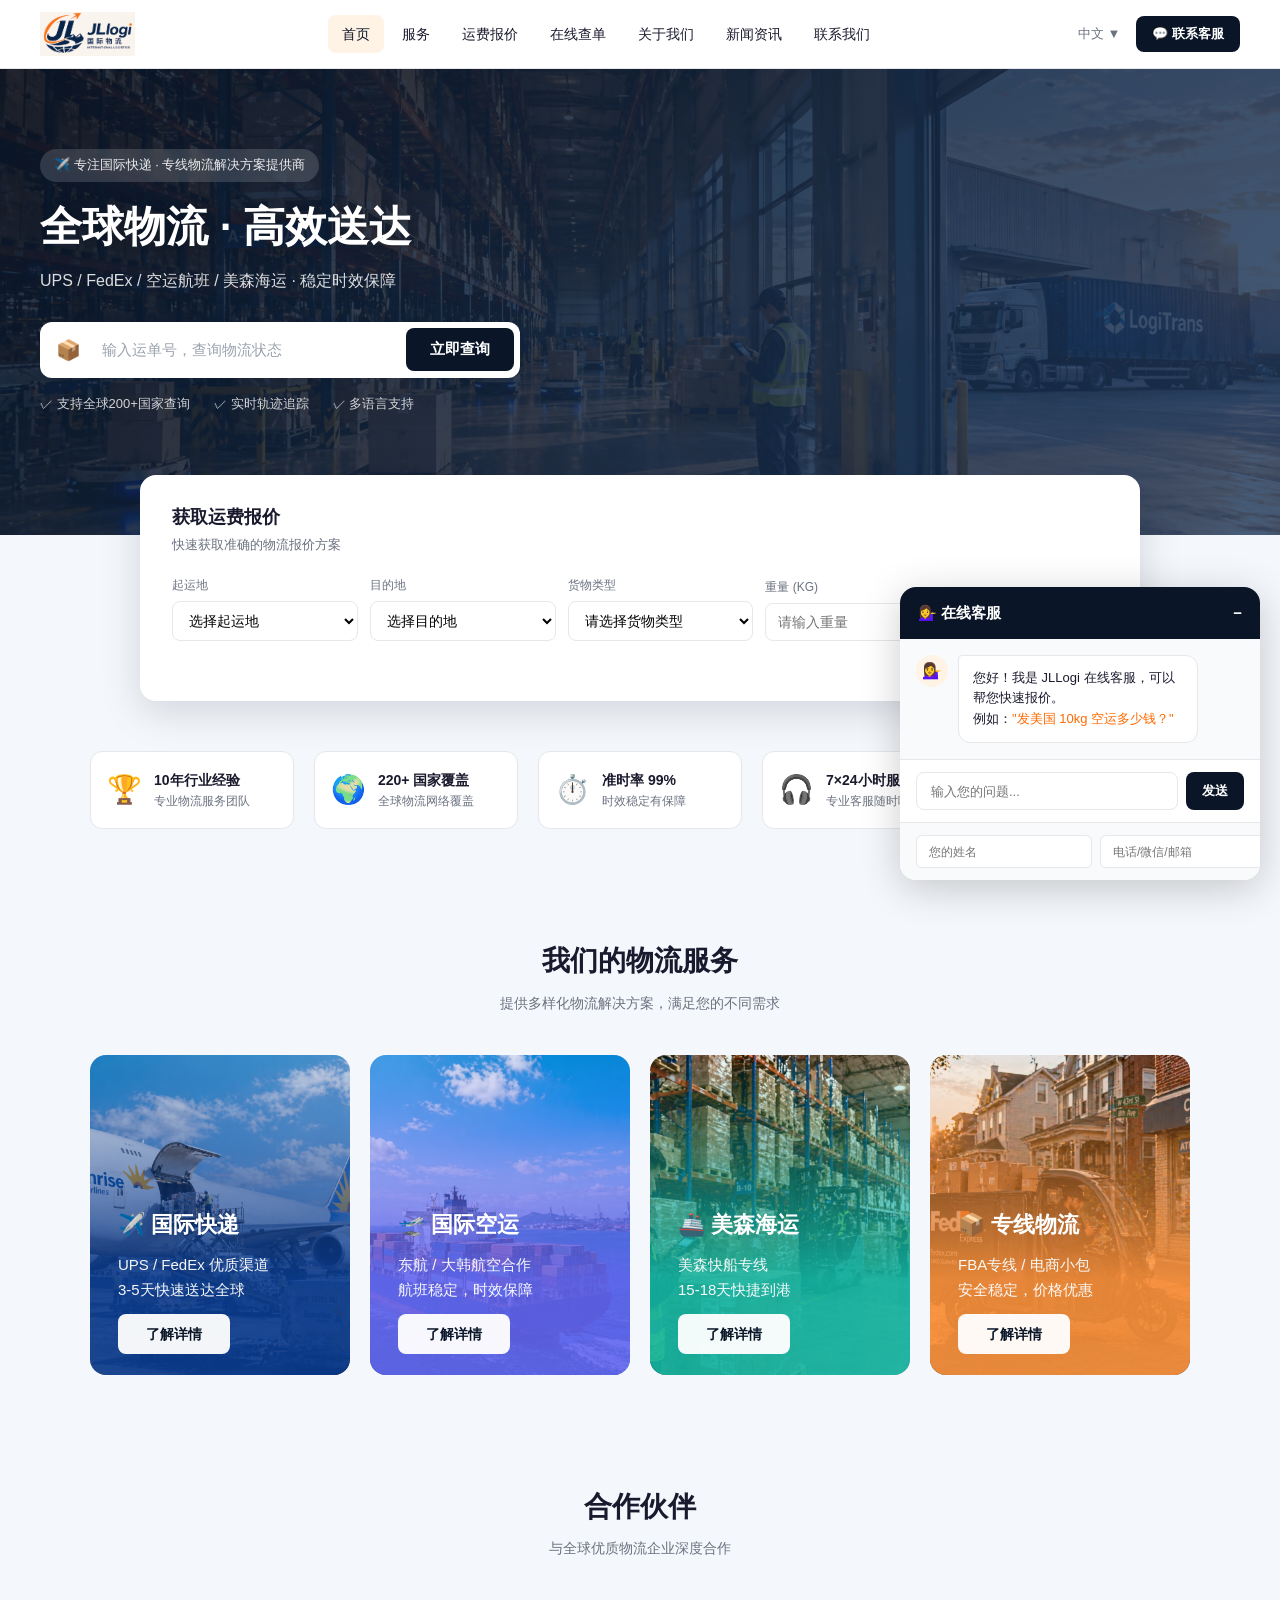
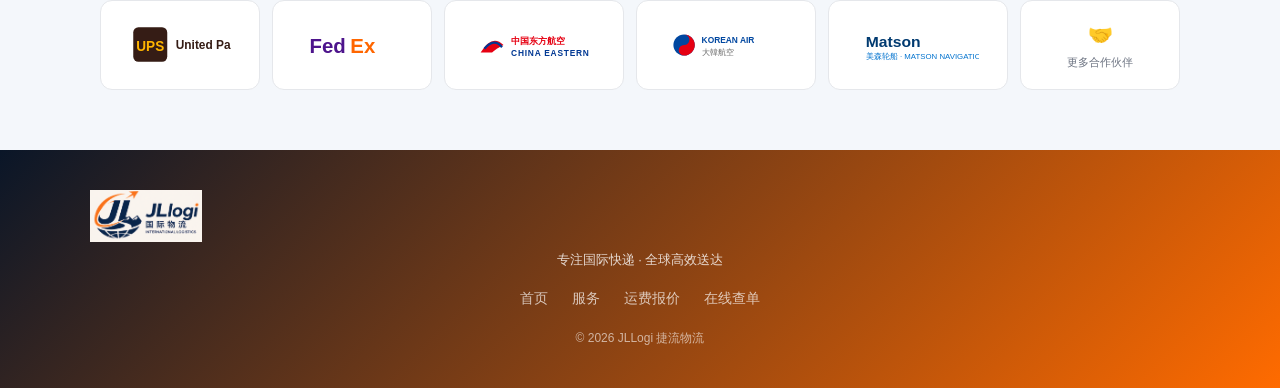
<file: index.html>
<!DOCTYPE html>
<html lang="zh-CN">
<head>
<meta charset="UTF-8">
<meta name="viewport" content="width=device-width, initial-scale=1.0">
<title>JLLogi 捷流物流 | 国际快递·空运·海运专线 | 全球高效送达</title>
<meta name="description" content="JLLogi捷流物流专注国际快递18年，UPS/FedEx/东航/大韩/美森官方合作，提供国际快递、空运、海运专线物流服务，覆盖220+国家，安全快捷。" />
<meta name="keywords" content="国际快递,国际物流,空运,海运,快递报价,UPS,FedEx,东航,大韩航空,美森轮船,物流专线,货运代理,深圳国际快递,JLLogi" />
<meta name="author" content="JLLogi 捷流物流" />
<meta name="robots" content="index, follow" />
<meta name="applicable-device" content="pc,mobile" />
<meta http-equiv="Cache-Control" content="no-transform" />
<meta http-equiv="X-UA-Compatible" content="IE=edge,chrome=1" />
<link rel="canonical" href="https://shenyuefeng008-cmd.github.io/logistics.github.io/" />
<meta property="og:title" content="JLLogi 捷流物流 | 国际快递·空运·海运专线 | 全球高效送达" />
<meta property="og:description" content="JLLogi捷流物流专注国际快递18年，UPS/FedEx/东航/大韩/美森官方合作，覆盖220+国家。" />
<meta property="og:url" content="https://shenyuefeng008-cmd.github.io/logistics.github.io/" />
<meta property="og:type" content="website" />
<meta property="og:site_name" content="JLLogi 捷流物流" />
<link rel="stylesheet" href="style.css" />
<script type="application/ld+json">
{
  "@context":"https://schema.org",
  "@type":"Organization",
  "name":"JLLogi 捷流物流",
  "url":"https://shenyuefeng008-cmd.github.io/logistics.github.io/",
  "description":"专注国际快递18年，UPS/FedEx/东航/大韩/美森官方合作，覆盖220+国家",
  "contactPoint":{"@type":"ContactPoint","contactType":"customer service","availableLanguage":["Chinese","English"]},
  "address":{"@type":"PostalAddress","addressLocality":"深圳","addressCountry":"CN"}
}
</script>
</head>
<body>

<!-- 导航 -->
<nav class="nav">
  <div class="nav-brand">
    <div class="logo">
      <img src="images/logo-full.png" alt="JLLogi 捷流物流" class="logo-img" />
    </div>
  </div>
  <div class="nav-menu">
    <a href="#" class="active">首页</a>
    <a href="#services">服务</a>
    <a href="#quote">运费报价</a>
    <a href="tracking.html">在线查单</a>
    <a href="#">关于我们</a>
    <a href="news/index.html">新闻资讯</a>
    <a href="#">联系我们</a>
  </div>
  <div class="nav-right">
    <span class="lang">中文 ▼</span>
    <a href="#quote" class="btn-contact">💬 联系客服</a>
  </div>
</nav>

<!-- Hero -->
<section class="hero" style="background-image: url('images/banner.png'); background-size: cover; background-position: center;">
  <div class="hero-overlay"></div>
  <div class="hero-content">
    <div class="hero-badge">✈️ 专注国际快递 · 专线物流解决方案提供商</div>
    <h1>全球物流 · 高效送达</h1>
    <p class="hero-subtitle">UPS / FedEx / 空运航班 / 美森海运 · 稳定时效保障</p>
    
    <div class="track-box">
      <div class="track-icon">📦</div>
      <input type="text" placeholder="输入运单号，查询物流状态">
      <button class="btn-track">立即查询</button>
    </div>
    
    <div class="hero-features">
      <span>✓ 支持全球200+国家查询</span>
      <span>✓ 实时轨迹追踪</span>
      <span>✓ 多语言支持</span>
    </div>
  </div>
</section>

<!-- 报价模块 -->
<section class="quote-section" id="quote">
  <div class="quote-card">
    <div class="quote-header">
      <h3>获取运费报价</h3>
      <p>快速获取准确的物流报价方案</p>
    </div>
    <div class="quote-form">
      <div class="quote-field">
        <label>起运地</label>
        <select id="q-origin"><option value="">选择起运地</option><option>深圳</option><option>广州</option><option>上海</option><option>义乌</option></select>
      </div>
      <div class="quote-field">
        <label>目的地</label>
        <select id="q-dest"><option value="">选择目的地</option><option>美国</option><option>英国</option><option>德国</option><option>法国</option><option>日本</option><option>韩国</option><option>澳大利亚</option><option>加拿大</option></select>
      </div>
      <div class="quote-field">
        <label>货物类型</label>
        <select id="q-type"><option value="">请选择货物类型</option><option>普通货物</option><option>带电产品</option><option>敏感货</option><option>大件货物</option></select>
      </div>
      <div class="quote-field">
        <label>重量 (KG)</label>
        <input type="number" id="q-weight" placeholder="请输入重量">
      </div>
      <button class="btn-quote" onclick="getQuote()">📋 立即获取报价</button>
    </div>
    <div id="quote-result" style="display:none">
      <div id="quote-plans" class="quote-plans"></div>
      <div class="quote-submit">
        <input type="text" id="qs-name" placeholder="您的姓名">
        <input type="text" id="qs-contact" placeholder="手机号 / 微信 / 邮箱">
        <button class="btn-quote" onclick="submitQuoteInquiry()">📩 提交询价，专属客服联系您</button>
      </div>
    </div>
    <p class="quote-note">提交后专属客服将快速与您联系</p>
  </div>
</section>

<!-- 数据展示 -->
<section class="stats-section">
  <div class="stats-grid">
    <div class="stat-item">
      <div class="stat-icon">🏆</div>
      <div class="stat-text">
        <strong>10年行业经验</strong>
        <span>专业物流服务团队</span>
      </div>
    </div>
    <div class="stat-item">
      <div class="stat-icon">🌍</div>
      <div class="stat-text">
        <strong>220+ 国家覆盖</strong>
        <span>全球物流网络覆盖</span>
      </div>
    </div>
    <div class="stat-item">
      <div class="stat-icon">⏱️</div>
      <div class="stat-text">
        <strong>准时率 99%</strong>
        <span>时效稳定有保障</span>
      </div>
    </div>
    <div class="stat-item">
      <div class="stat-icon">🎧</div>
      <div class="stat-text">
        <strong>7×24小时服务</strong>
        <span>专业客服随时响应</span>
      </div>
    </div>
    <div class="stat-item">
      <div class="stat-icon">🛡️</div>
      <div class="stat-text">
        <strong>货物安全保障</strong>
        <span>全程保险安心无忧</span>
      </div>
    </div>
  </div>
</section>

<!-- 服务 -->
<section class="services-section" id="services">
  <div class="section-header">
    <h2>我们的物流服务</h2>
    <p>提供多样化物流解决方案，满足您的不同需求</p>
  </div>
  <div class="services-grid">
    <div class="service-card" style="background-image: url('images/international-express.png');">
      <div class="service-card-overlay blue"></div>
      <div class="service-card-content">
        <h3>✈️ 国际快递</h3>
        <p>UPS / FedEx 优质渠道<br>3-5天快速送达全球</p>
        <a href="#quote" class="btn-service">了解详情</a>
      </div>
    </div>
    <div class="service-card" style="background-image: url('images/international-freight.png');">
      <div class="service-card-overlay purple"></div>
      <div class="service-card-content">
        <h3>🛫 国际空运</h3>
        <p>东航 / 大韩航空合作<br>航班稳定，时效保障</p>
        <a href="#quote" class="btn-service">了解详情</a>
      </div>
    </div>
    <div class="service-card" style="background-image: url('images/overseas-warehouse.png');">
      <div class="service-card-overlay teal"></div>
      <div class="service-card-content">
        <h3>🚢 美森海运</h3>
        <p>美森快船专线<br>15-18天快捷到港</p>
        <a href="#quote" class="btn-service">了解详情</a>
      </div>
    </div>
    <div class="service-card" style="background-image: url('images/last-mile.png');">
      <div class="service-card-overlay orange"></div>
      <div class="service-card-content">
        <h3>📦 专线物流</h3>
        <p>FBA专线 / 电商小包<br>安全稳定，价格优惠</p>
        <a href="#quote" class="btn-service">了解详情</a>
      </div>
    </div>
  </div>
</section>

<!-- 合作伙伴 -->
<section class="partners-section">
  <div class="section-header">
    <h2>合作伙伴</h2>
    <p>与全球优质物流企业深度合作</p>
  </div>
  <div class="partners-row">
    <div class="partner-logo-card">
      <img src="images/logos/ups.svg" alt="UPS">
    </div>
    <div class="partner-logo-card">
      <img src="images/logos/fedex.svg" alt="FedEx">
    </div>
    <div class="partner-logo-card logo-airline">
      <img src="images/logos/cea.svg" alt="中国东方航空">
    </div>
    <div class="partner-logo-card logo-airline">
      <img src="images/logos/ke.svg" alt="大韩航空">
    </div>
    <div class="partner-logo-card logo-airline">
      <img src="images/logos/matson.svg" alt="美森轮船">
    </div>
    <div class="partner-logo-card more">
      <span>🤝</span>
      <small>更多合作伙伴</small>
    </div>
  </div>
</section>

<!-- 底部 -->
<footer class="footer">
  <div class="footer-content">
    <div class="footer-brand">
      <img src="images/logo-full.png" alt="JLLogi" style="height:52px;margin-bottom:8px;">
      <p>专注国际快递 · 全球高效送达</p>
    </div>
    <div class="footer-links">
      <a href="#">首页</a>
      <a href="#services">服务</a>
      <a href="#quote">运费报价</a>
      <a href="tracking.html">在线查单</a>
    </div>
    <p class="footer-copy">© 2026 JLLogi 捷流物流</p>
  </div>
</footer>

<!-- AI 客服浮窗 -->
<div id="ai-chat-widget" class="ai-chat-widget">
  <div class="ai-chat-header" onclick="toggleChat()">
    <span>💁‍♀️ 在线客服</span>
    <span id="chat-toggle">−</span>
  </div>
  <div id="ai-chat-body" class="ai-chat-body">
    <div id="ai-chat-messages" class="ai-chat-messages">
      <div class="ai-msg bot">
        <div class="ai-avatar">💁‍♀️</div>
        <div class="ai-bubble">
          您好！我是 JLLogi 在线客服，可以帮您快速报价。<br>
          例如：<em>"发美国 10kg 空运多少钱？"</em>
        </div>
      </div>
    </div>
    <div class="ai-chat-input">
      <input type="text" id="ai-input" placeholder="输入您的问题..." onkeypress="if(event.key==='Enter')sendAI()">
      <button onclick="sendAI()">发送</button>
    </div>
    <div class="ai-lead-form">
      <input type="text" id="ai-name" placeholder="您的姓名">
      <input type="text" id="ai-contact" placeholder="电话/微信/邮箱">
      <button onclick="saveLead()" class="btn-lead">提交询价</button>
    </div>
  </div>
</div>

<script src="app.js"></script>
</body>
</html>
</file>
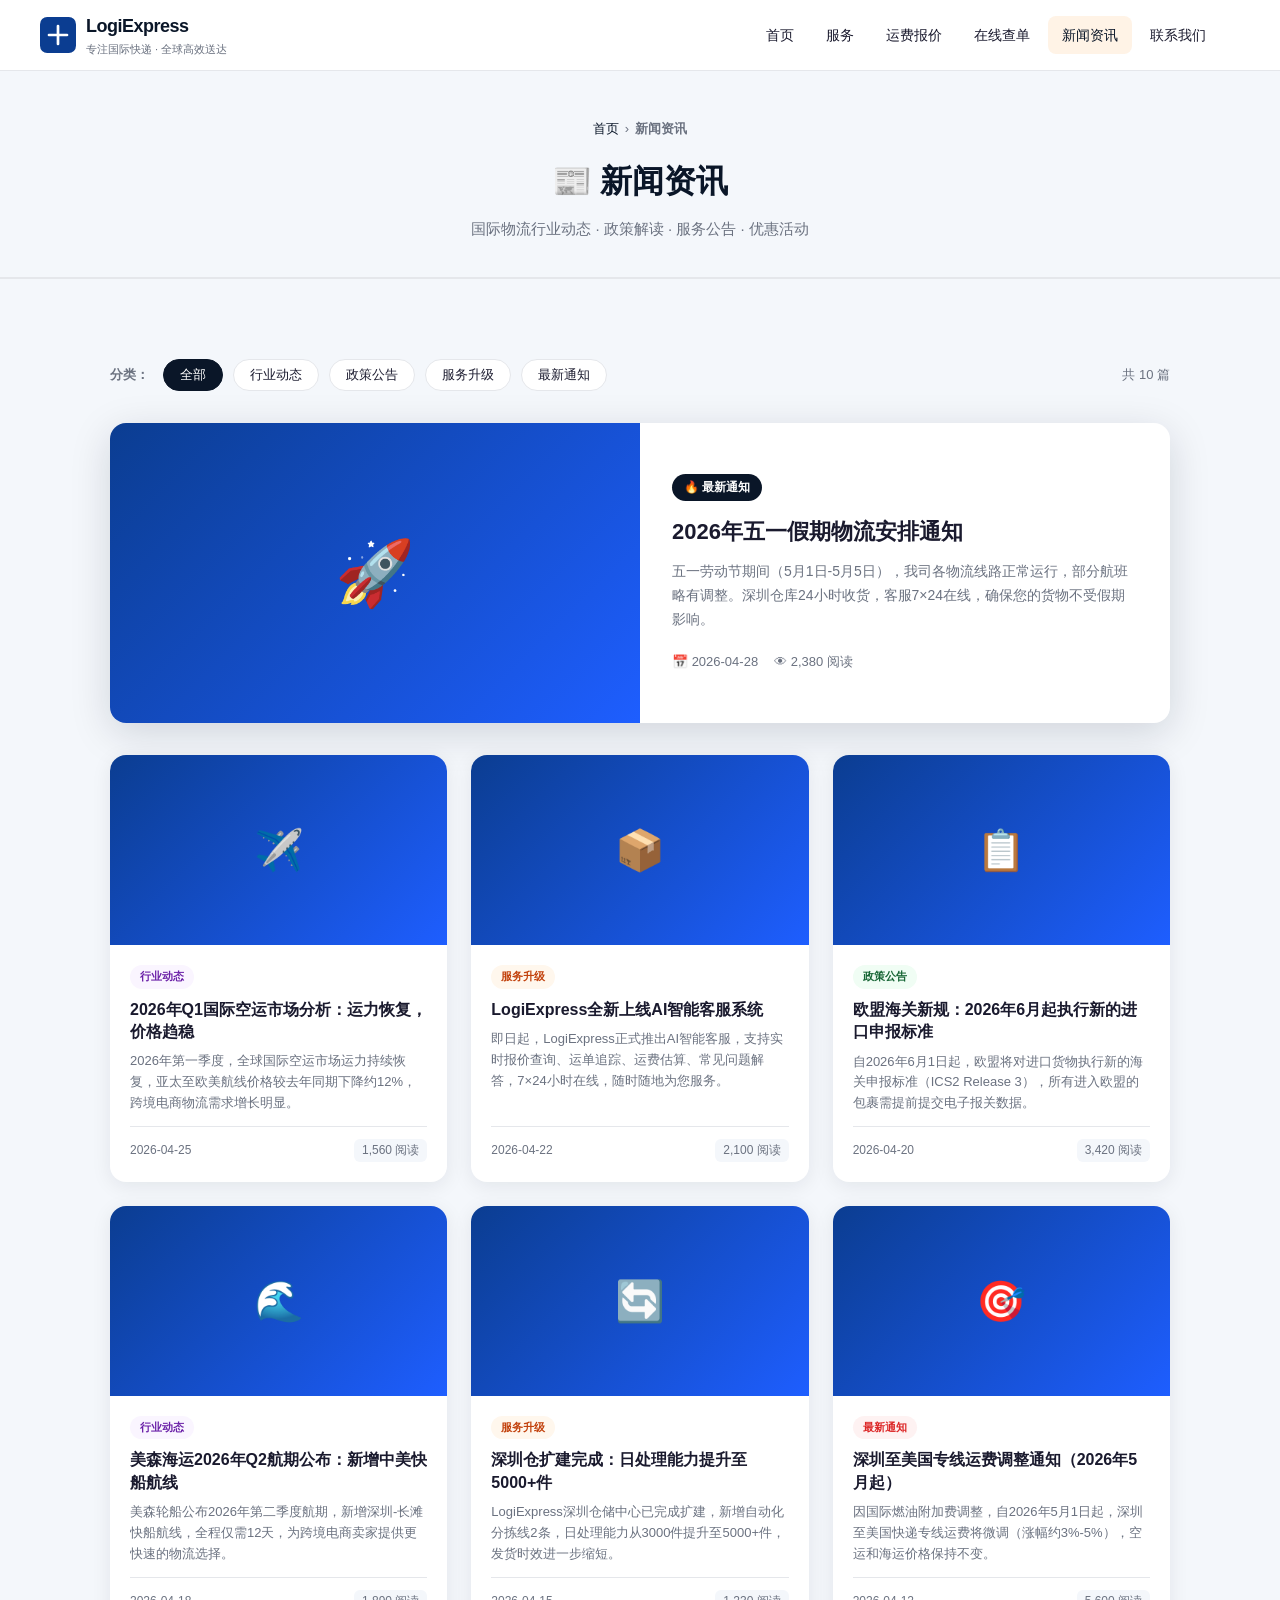
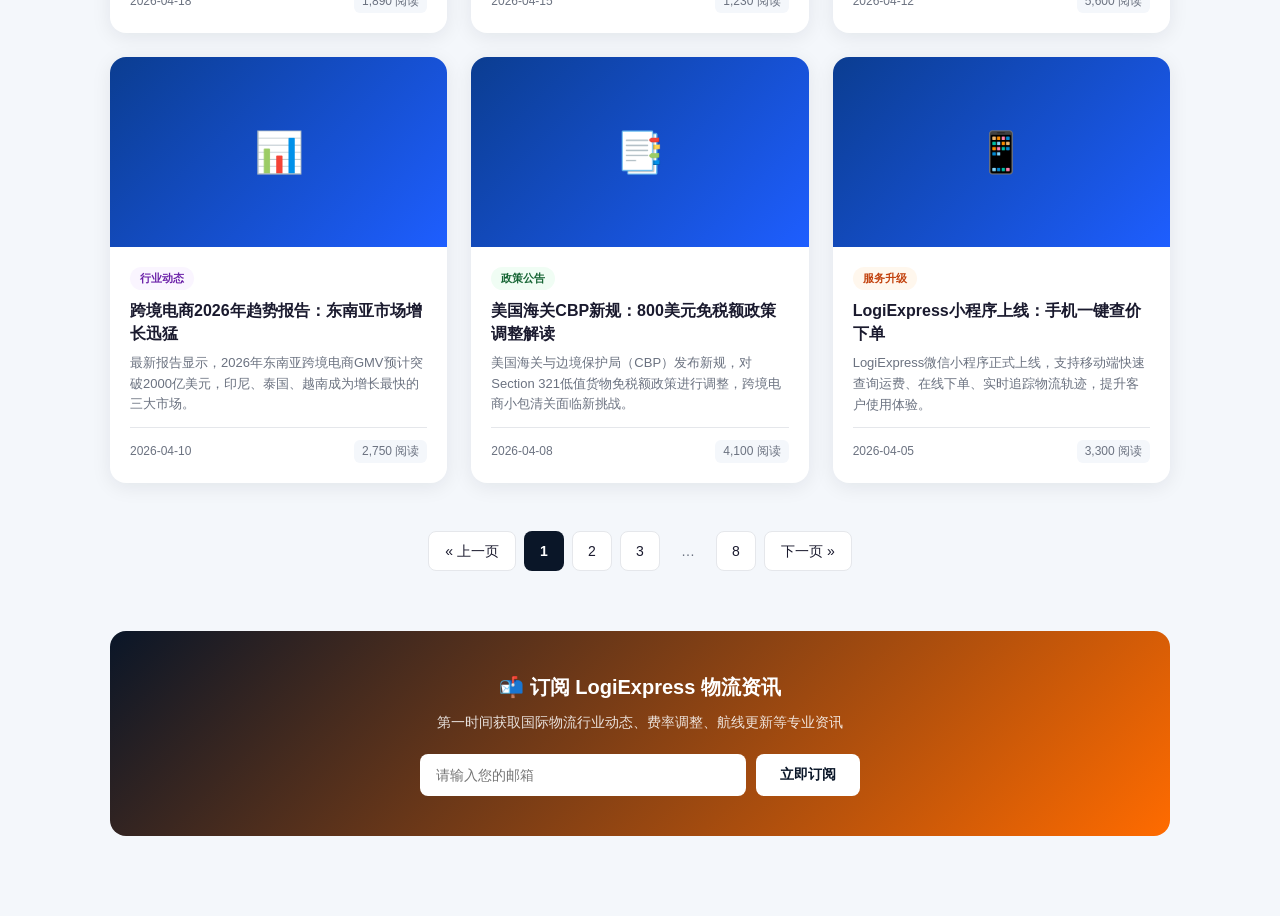
<file: news/index.html>
<!DOCTYPE html>
<html lang="zh-CN">
<head>
<meta charset="UTF-8">
<meta name="viewport" content="width=device-width, initial-scale=1.0">
<title>新闻资讯 | LogiExpress国际快递·空运·海运专线物流</title>
<meta name="description" content="LogiExpress新闻资讯中心 — 国际快递行业动态、政策公告、服务升级通知、物流专线优惠活动，第一时间掌握国际物流最新消息。" />
<meta name="keywords" content="国际快递新闻,物流资讯,空运动态,海运政策,物流行业新闻,国际物流公告,LogiExpress新闻" />
<meta name="robots" content="index, follow" />
<meta name="author" content="LogiExpress" />
<meta name="applicable-device" content="pc,mobile" />
<meta http-equiv="Cache-Control" content="no-transform" />
<link rel="canonical" href="https://shenyuefeng008-cmd.github.io/logistics.github.io/news/" />
<meta property="og:title" content="新闻资讯 | LogiExpress国际快递·空运·海运专线物流" />
<meta property="og:description" content="LogiExpress新闻资讯中心 — 国际快递行业动态、政策公告、服务升级通知、物流专线优惠活动。" />
<meta property="og:url" content="https://shenyuefeng008-cmd.github.io/logistics.github.io/news/" />
<meta property="og:type" content="website" />
<meta property="og:site_name" content="LogiExpress" />
<link rel="stylesheet" href="../style.css" />
<link rel="stylesheet" href="styles.css" />
<script type="application/ld+json">
{
  "@context":"https://schema.org",
  "@type":"BreadcrumbList",
  "itemListElement":[
    {"@type":"ListItem","position":1,"name":"首页","item":"https://shenyuefeng008-cmd.github.io/logistics.github.io/"},
    {"@type":"ListItem","position":2,"name":"新闻资讯"}
  ]
}
</script>
</head>
<body>

<!-- 导航 -->
<nav class="nav">
  <div class="nav-brand">
    <a href="../index.html" class="logo" style="display:flex;align-items:center;gap:10px">
      <svg viewBox="0 0 40 40" style="width:36px;height:36px"><rect width="40" height="40" rx="8" fill="#0b3d91"/><path d="M10 20h20M20 10v20" stroke="white" stroke-width="3" stroke-linecap="round"/></svg>
      <div class="logo-text">
        <strong>LogiExpress</strong>
        <span>专注国际快递 · 全球高效送达</span>
      </div>
    </a>
  </div>
  <div class="nav-menu">
    <a href="../index.html">首页</a>
    <a href="../index.html#services">服务</a>
    <a href="../index.html#quote">运费报价</a>
    <a href="../tracking.html">在线查单</a>
    <a href="#" class="active">新闻资讯</a>
    <a href="../index.html#contact">联系我们</a>
  </div>
</nav>

<!-- 页面头部 -->
<section class="news-hero">
  <div class="news-breadcrumb">
    <a href="../index.html">首页</a><span>›</span><strong>新闻资讯</strong>
  </div>
  <h1>📰 新闻资讯</h1>
  <p>国际物流行业动态 · 政策解读 · 服务公告 · 优惠活动</p>
</section>

<div class="news-page">
  <!-- 筛选栏 -->
  <div class="news-filter">
    <span class="news-filter-label">分类：</span>
    <button class="filter-btn active" onclick="filterNews('all',this)">全部</button>
    <button class="filter-btn" onclick="filterNews('industry',this)">行业动态</button>
    <button class="filter-btn" onclick="filterNews('policy',this)">政策公告</button>
    <button class="filter-btn" onclick="filterNews('service',this)">服务升级</button>
    <button class="filter-btn" onclick="filterNews('notice',this)">最新通知</button>
    <span class="news-count" id="newsCount">共 10 篇</span>
  </div>

  <!-- 新闻列表 -->
  <div class="news-list" id="newsList">

    <!-- 置顶 -->
    <article class="news-featured" data-category="notice">
      <div class="news-featured-img" style="background:linear-gradient(135deg,#0b3d91 0%,#1e5eff 100%);display:flex;align-items:center;justify-content:center;font-size:64px">🚀</div>
      <div class="news-featured-body">
        <span class="news-featured-tag">🔥 最新通知</span>
        <h2 class="news-featured-title"><a href="#">2026年五一假期物流安排通知</a></h2>
        <p class="news-featured-excerpt">五一劳动节期间（5月1日-5月5日），我司各物流线路正常运行，部分航班略有调整。深圳仓库24小时收货，客服7×24在线，确保您的货物不受假期影响。</p>
        <div class="news-featured-meta">
          <span>📅 <time datetime="2026-04-28">2026-04-28</time></span>
          <span>👁 2,380 阅读</span>
        </div>
      </div>
    </article>

    <article class="news-card" data-category="industry">
      <div class="news-card-img" style="background:linear-gradient(135deg,#0b3d91 0%,#1e5eff 100%)">✈️</div>
      <div class="news-card-body">
        <span class="news-card-category cat-industry">行业动态</span>
        <h3 class="news-card-title"><a href="#">2026年Q1国际空运市场分析：运力恢复，价格趋稳</a></h3>
        <p class="news-card-excerpt">2026年第一季度，全球国际空运市场运力持续恢复，亚太至欧美航线价格较去年同期下降约12%，跨境电商物流需求增长明显。</p>
        <div class="news-card-meta">
          <span><time datetime="2026-04-25">2026-04-25</time></span>
          <span class="news-card-tag">1,560 阅读</span>
        </div>
      </div>
    </article>

    <article class="news-card" data-category="service">
      <div class="news-card-img" style="background:linear-gradient(135deg,#0b3d91 0%,#1e5eff 100%)">📦</div>
      <div class="news-card-body">
        <span class="news-card-category cat-service">服务升级</span>
        <h3 class="news-card-title"><a href="#">LogiExpress全新上线AI智能客服系统</a></h3>
        <p class="news-card-excerpt">即日起，LogiExpress正式推出AI智能客服，支持实时报价查询、运单追踪、运费估算、常见问题解答，7×24小时在线，随时随地为您服务。</p>
        <div class="news-card-meta">
          <span><time datetime="2026-04-22">2026-04-22</time></span>
          <span class="news-card-tag">2,100 阅读</span>
        </div>
      </div>
    </article>

    <article class="news-card" data-category="policy">
      <div class="news-card-img" style="background:linear-gradient(135deg,#0b3d91 0%,#1e5eff 100%)">📋</div>
      <div class="news-card-body">
        <span class="news-card-category cat-policy">政策公告</span>
        <h3 class="news-card-title"><a href="#">欧盟海关新规：2026年6月起执行新的进口申报标准</a></h3>
        <p class="news-card-excerpt">自2026年6月1日起，欧盟将对进口货物执行新的海关申报标准（ICS2 Release 3），所有进入欧盟的包裹需提前提交电子报关数据。</p>
        <div class="news-card-meta">
          <span><time datetime="2026-04-20">2026-04-20</time></span>
          <span class="news-card-tag">3,420 阅读</span>
        </div>
      </div>
    </article>

    <article class="news-card" data-category="industry">
      <div class="news-card-img" style="background:linear-gradient(135deg,#0b3d91 0%,#1e5eff 100%)">🌊</div>
      <div class="news-card-body">
        <span class="news-card-category cat-industry">行业动态</span>
        <h3 class="news-card-title"><a href="#">美森海运2026年Q2航期公布：新增中美快船航线</a></h3>
        <p class="news-card-excerpt">美森轮船公布2026年第二季度航期，新增深圳-长滩快船航线，全程仅需12天，为跨境电商卖家提供更快速的物流选择。</p>
        <div class="news-card-meta">
          <span><time datetime="2026-04-18">2026-04-18</time></span>
          <span class="news-card-tag">1,890 阅读</span>
        </div>
      </div>
    </article>

    <article class="news-card" data-category="service">
      <div class="news-card-img" style="background:linear-gradient(135deg,#0b3d91 0%,#1e5eff 100%)">🔄</div>
      <div class="news-card-body">
        <span class="news-card-category cat-service">服务升级</span>
        <h3 class="news-card-title"><a href="#">深圳仓扩建完成：日处理能力提升至5000+件</a></h3>
        <p class="news-card-excerpt">LogiExpress深圳仓储中心已完成扩建，新增自动化分拣线2条，日处理能力从3000件提升至5000+件，发货时效进一步缩短。</p>
        <div class="news-card-meta">
          <span><time datetime="2026-04-15">2026-04-15</time></span>
          <span class="news-card-tag">1,230 阅读</span>
        </div>
      </div>
    </article>

    <article class="news-card" data-category="notice">
      <div class="news-card-img" style="background:linear-gradient(135deg,#0b3d91 0%,#1e5eff 100%)">🎯</div>
      <div class="news-card-body">
        <span class="news-card-category cat-notice">最新通知</span>
        <h3 class="news-card-title"><a href="#">深圳至美国专线运费调整通知（2026年5月起）</a></h3>
        <p class="news-card-excerpt">因国际燃油附加费调整，自2026年5月1日起，深圳至美国快递专线运费将微调（涨幅约3%-5%），空运和海运价格保持不变。</p>
        <div class="news-card-meta">
          <span><time datetime="2026-04-12">2026-04-12</time></span>
          <span class="news-card-tag">5,600 阅读</span>
        </div>
      </div>
    </article>

    <article class="news-card" data-category="industry">
      <div class="news-card-img" style="background:linear-gradient(135deg,#0b3d91 0%,#1e5eff 100%)">📊</div>
      <div class="news-card-body">
        <span class="news-card-category cat-industry">行业动态</span>
        <h3 class="news-card-title"><a href="#">跨境电商2026年趋势报告：东南亚市场增长迅猛</a></h3>
        <p class="news-card-excerpt">最新报告显示，2026年东南亚跨境电商GMV预计突破2000亿美元，印尼、泰国、越南成为增长最快的三大市场。</p>
        <div class="news-card-meta">
          <span><time datetime="2026-04-10">2026-04-10</time></span>
          <span class="news-card-tag">2,750 阅读</span>
        </div>
      </div>
    </article>

    <article class="news-card" data-category="policy">
      <div class="news-card-img" style="background:linear-gradient(135deg,#0b3d91 0%,#1e5eff 100%)">📑</div>
      <div class="news-card-body">
        <span class="news-card-category cat-policy">政策公告</span>
        <h3 class="news-card-title"><a href="#">美国海关CBP新规：800美元免税额政策调整解读</a></h3>
        <p class="news-card-excerpt">美国海关与边境保护局（CBP）发布新规，对Section 321低值货物免税额政策进行调整，跨境电商小包清关面临新挑战。</p>
        <div class="news-card-meta">
          <span><time datetime="2026-04-08">2026-04-08</time></span>
          <span class="news-card-tag">4,100 阅读</span>
        </div>
      </div>
    </article>

    <article class="news-card" data-category="service">
      <div class="news-card-img" style="background:linear-gradient(135deg,#0b3d91 0%,#1e5eff 100%)">📱</div>
      <div class="news-card-body">
        <span class="news-card-category cat-service">服务升级</span>
        <h3 class="news-card-title"><a href="#">LogiExpress小程序上线：手机一键查价下单</a></h3>
        <p class="news-card-excerpt">LogiExpress微信小程序正式上线，支持移动端快速查询运费、在线下单、实时追踪物流轨迹，提升客户使用体验。</p>
        <div class="news-card-meta">
          <span><time datetime="2026-04-05">2026-04-05</time></span>
          <span class="news-card-tag">3,300 阅读</span>
        </div>
      </div>
    </article>

  </div>

  <!-- 分页 -->
  <nav class="pagination" aria-label="新闻分页">
    <a class="prev" href="#">« 上一页</a>
    <span class="current">1</span>
    <a href="#">2</a>
    <a href="#">3</a>
    <span class="ellipsis">…</span>
    <a href="#">8</a>
    <a class="next" href="#">下一页 »</a>
  </nav>

  <!-- 订阅栏 -->
  <div class="news-subscribe">
    <h3>📬 订阅 LogiExpress 物流资讯</h3>
    <p>第一时间获取国际物流行业动态、费率调整、航线更新等专业资讯</p>
    <form class="subscribe-form" onsubmit="event.preventDefault();alert('感谢订阅！')">
      <input type="email" placeholder="请输入您的邮箱" required />
      <button type="submit">立即订阅</button>
    </form>
  </div>
</div>

<script>
function filterNews(cat, btn) {
  document.querySelectorAll('.filter-btn').forEach(b => b.classList.remove('active'));
  btn.classList.add('active');
  const cards = document.querySelectorAll('#newsList > article');
  let visible = 0;
  cards.forEach(c => {
    if (cat === 'all' || c.dataset.category === cat) {
      c.style.display = '';
      visible++;
    } else {
      c.style.display = 'none';
    }
  });
  document.getElementById('newsCount').textContent = `共 ${visible} 篇`;
}
</script>

</body>
</html>
</file>
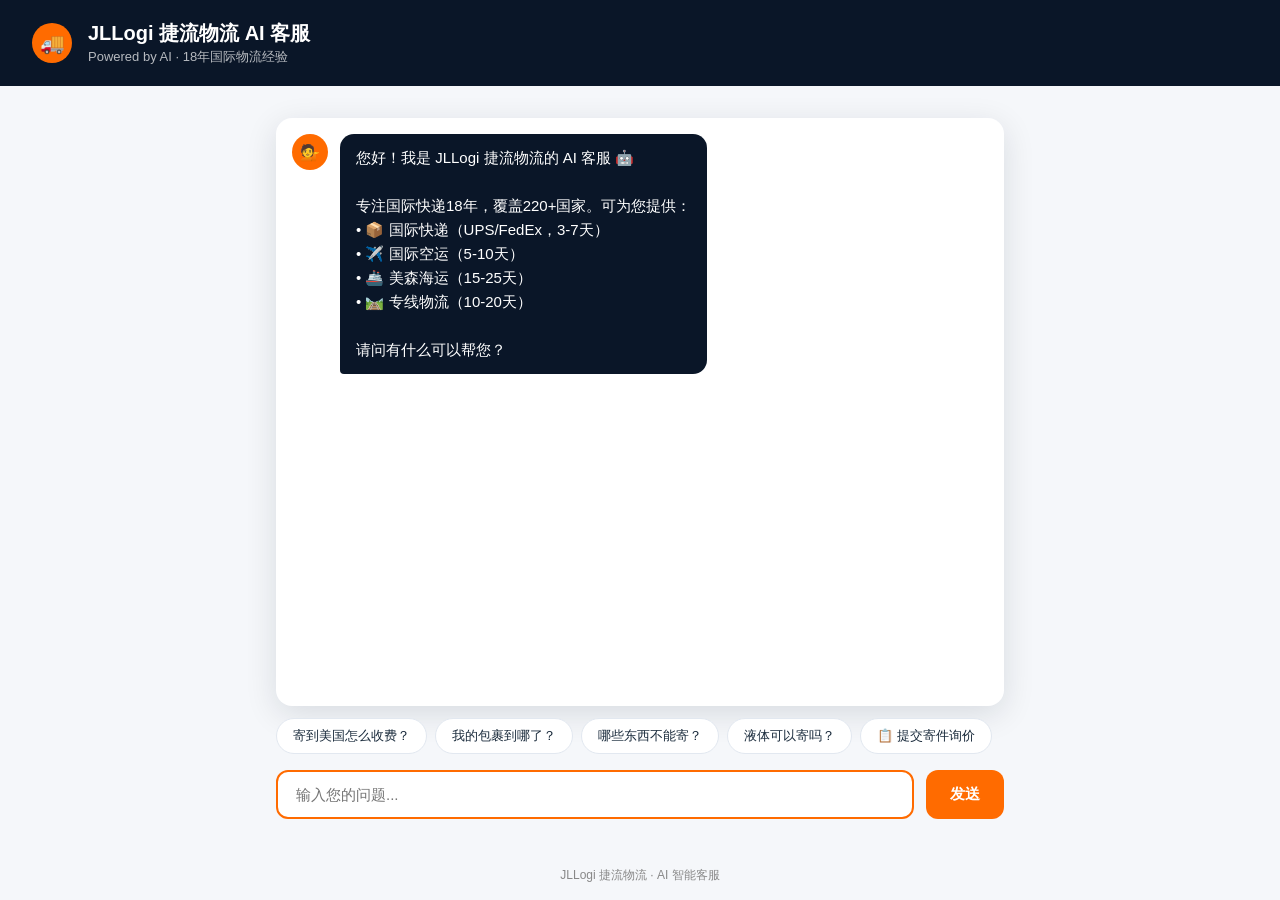
<file: chatbot.html>
<!DOCTYPE html>
<html lang="zh-CN">
<head>
<meta charset="UTF-8">
<meta name="viewport" content="width=device-width, initial-scale=1.0">
<title>JLLogi 捷流物流 — AI 客服</title>
<style>
  :root {
    --primary: #0A1628;
    --accent: #FF6B00;
    --bg: #F5F7FA;
    --white: #ffffff;
    --text: #1A2B3C;
    --border: #E2E8F0;
    --shadow: 0 8px 32px rgba(10,22,40,0.12);
    --radius: 16px;
  }
  * { box-sizing: border-box; margin: 0; padding: 0; }
  body {
    font-family: -apple-system, BlinkMacSystemFont, "PingFang SC", "Microsoft YaHei", sans-serif;
    background: var(--bg);
    color: var(--text);
    min-height: 100vh;
    display: flex;
    flex-direction: column;
  }

  header {
    background: var(--primary);
    color: var(--white);
    padding: 20px 32px;
    display: flex;
    align-items: center;
    gap: 16px;
  }
  header h1 { font-size: 20px; font-weight: 600; }
  header span { font-size: 13px; opacity: 0.7; }

  main { flex: 1; max-width: 760px; width: 100%; margin: 32px auto; padding: 0 16px; display: flex; flex-direction: column; }

  #chat-box {
    flex: 1;
    overflow-y: auto;
    padding: 16px;
    background: var(--white);
    border-radius: var(--radius);
    box-shadow: var(--shadow);
    display: flex;
    flex-direction: column;
    gap: 16px;
    min-height: 480px;
    max-height: 70vh;
  }

  .msg { display: flex; gap: 12px; align-items: flex-start; }
  .msg.user { flex-direction: row-reverse; }
  .avatar {
    width: 36px; height: 36px;
    border-radius: 50%;
    background: var(--primary);
    color: var(--white);
    display: flex; align-items: center; justify-content: center;
    font-size: 16px; flex-shrink: 0;
  }
  .avatar.bot { background: var(--accent); }
  .bubble {
    max-width: 70%;
    padding: 12px 16px;
    border-radius: 14px;
    line-height: 1.6;
    font-size: 15px;
    word-break: break-word;
  }
  .msg.bot .bubble { background: var(--primary); color: var(--white); border-bottom-left-radius: 4px; }
  .msg.user .bubble { background: #E8F0FE; color: var(--text); border-bottom-right-radius: 4px; }
  .bubble.loading::after { content: '...'; animation: dots 1s steps(4,end) infinite; }
  @keyframes dots { 0%,20%{content:'.'} 40%{content:'..'} 60%,100%{content:'...'} }

  #input-area { margin-top: 16px; display: flex; gap: 12px; }
  #input-area input {
    flex: 1;
    padding: 14px 18px;
    border: 2px solid var(--border);
    border-radius: 12px;
    font-size: 15px;
    outline: none;
    transition: border-color 0.2s;
  }
  #input-area input:focus { border-color: var(--accent); }
  #input-area button {
    padding: 14px 24px;
    background: var(--accent);
    color: var(--white);
    border: none;
    border-radius: 12px;
    font-size: 15px;
    font-weight: 600;
    cursor: pointer;
    transition: opacity 0.2s;
  }
  #input-area button:hover { opacity: 0.85; }
  #input-area button:disabled { opacity: 0.5; cursor: not-allowed; }

  .quick-btns { display: flex; flex-wrap: wrap; gap: 8px; margin-top: 12px; }
  .quick-btns button {
    padding: 8px 16px;
    border: 1.5px solid var(--border);
    background: var(--white);
    border-radius: 20px;
    font-size: 13px;
    cursor: pointer;
    transition: all 0.2s;
    color: var(--text);
  }
  .quick-btns button:hover { border-color: var(--accent); color: var(--accent); background: #FFF3EB; }

  /* ── 询价按钮 ── */
  .inquiry-btn {
    display: inline-block;
    margin-top: 10px;
    padding: 10px 24px;
    background: linear-gradient(135deg, var(--accent), #E85D00);
    color: var(--white);
    border: none;
    border-radius: 25px;
    font-size: 14px;
    font-weight: 600;
    cursor: pointer;
    transition: transform 0.2s, box-shadow 0.2s;
    box-shadow: 0 4px 12px rgba(255,107,0,0.35);
  }
  .inquiry-btn:hover { transform: translateY(-1px); box-shadow: 0 6px 16px rgba(255,107,0,0.45); }

  /* ── 浮窗遮罩 ── */
  .overlay {
    display: none;
    position: fixed; top: 0; left: 0; width: 100%; height: 100%;
    background: rgba(10,22,40,0.6);
    z-index: 999;
    align-items: center; justify-content: center;
  }
  .overlay.show { display: flex; }

  .modal {
    background: var(--white);
    border-radius: var(--radius);
    padding: 28px 24px;
    max-width: 440px;
    width: 90%;
    box-shadow: 0 20px 60px rgba(10,22,40,0.3);
    animation: slideUp 0.25s ease;
  }
  @keyframes slideUp { from { transform: translateY(40px); opacity: 0; } to { transform: translateY(0); opacity: 1; } }

  .modal h2 { font-size: 20px; margin-bottom: 4px; color: var(--primary); }
  .modal p.desc { font-size: 13px; color: #889; margin-bottom: 20px; }

  .form-group { margin-bottom: 16px; }
  .form-group label { display: block; font-size: 13px; font-weight: 600; margin-bottom: 6px; color: #555; }
  .form-group input, .form-group textarea, .form-group select {
    width: 100%;
    padding: 10px 14px;
    border: 2px solid var(--border);
    border-radius: 10px;
    font-size: 14px;
    outline: none;
    font-family: inherit;
    transition: border-color 0.2s;
  }
  .form-group input:focus, .form-group textarea:focus, .form-group select:focus { border-color: var(--accent); }
  .form-group textarea { resize: vertical; min-height: 60px; }
  .form-row { display: flex; gap: 12px; }
  .form-row .form-group { flex: 1; }

  .modal-btns { display: flex; gap: 12px; margin-top: 20px; }
  .modal-btns button {
    flex: 1;
    padding: 12px;
    border-radius: 10px;
    font-size: 15px;
    font-weight: 600;
    cursor: pointer;
    border: none;
    transition: opacity 0.2s;
  }
  .btn-cancel { background: #F1F3F5; color: #666; }
  .btn-submit { background: var(--accent); color: var(--white); }
  .btn-submit:hover { opacity: 0.85; }

  /* ── 成功提交提示 ── */
  .success-box {
    margin-top: 10px;
    padding: 12px 16px;
    background: #E8F8EF;
    border: 1px solid #34C759;
    border-radius: 10px;
    color: #1E7B3E;
    font-size: 14px;
    display: flex; align-items: center; gap: 8px;
  }

  footer { text-align: center; padding: 16px; font-size: 12px; color: #888; }
</style>
</head>
<body>

<header>
  <div style="width:40px;height:40px;border-radius:50%;background:#FF6B00;display:flex;align-items:center;justify-content:center;font-size:20px;">🚚</div>
  <div>
    <h1>JLLogi 捷流物流 AI 客服</h1>
    <span>Powered by AI &middot; 18年国际物流经验</span>
  </div>
</header>

<main>
  <div id="chat-box">
    <div class="msg bot">
      <div class="avatar bot">💁</div>
      <div class="bubble">您好！我是 JLLogi 捷流物流的 AI 客服 🤖<br><br>专注国际快递18年，覆盖220+国家。可为您提供：<br>• 📦 国际快递（UPS/FedEx，3-7天）<br>• ✈️ 国际空运（5-10天）<br>• 🚢 美森海运（15-25天）<br>• 🛤️ 专线物流（10-20天）<br><br>请问有什么可以帮您？</div>
    </div>
  </div>

  <div class="quick-btns">
    <button onclick="ask('寄到美国怎么收费？')">寄到美国怎么收费？</button>
    <button onclick="ask('我的包裹到哪了？')">我的包裹到哪了？</button>
    <button onclick="ask('哪些是国家禁止寄送的？')">哪些东西不能寄？</button>
    <button onclick="ask('液体可以寄国际快递吗？')">液体可以寄吗？</button>
    <button onclick="openInquiry()">📋 提交寄件询价</button>
  </div>

  <div id="input-area">
    <input type="text" id="msgInput" placeholder="输入您的问题..." onkeydown="if(event.key==='Enter')sendMsg()">
    <button id="sendBtn" onclick="sendMsg()">发送</button>
  </div>
</main>

<footer>JLLogi 捷流物流 &middot; AI 智能客服</footer>

<!-- ── 询价浮窗 ── -->
<div class="overlay" id="inquiryOverlay" onclick="if(event.target===this)closeInquiry()">
  <div class="modal" id="inquiryModal">
    <!-- 表单初始态 -->
    <div id="inquiryForm">
      <h2>📋 提交寄件询价</h2>
      <p class="desc">填写信息后，客服将在30分钟内与您联系</p>
      <div class="form-row">
        <div class="form-group">
          <label>联系人 *</label>
          <input type="text" id="iqName" placeholder="您的称呼">
        </div>
        <div class="form-group">
          <label>手机号 *</label>
          <input type="tel" id="iqPhone" placeholder="方便我们联系您">
        </div>
      </div>
      <div class="form-group">
        <label>发货地</label>
        <input type="text" id="iqFrom" placeholder="如：上海、深圳">
      </div>
      <div class="form-group">
        <label>目的地 *</label>
        <select id="iqTo">
          <option value="">请选择目的地</option>
          <option value="美国">🇺🇸 美国</option>
          <option value="英国">🇬🇧 英国</option>
          <option value="德国">🇩🇪 德国</option>
          <option value="日本">🇯🇵 日本</option>
          <option value="韩国">🇰🇷 韩国</option>
          <option value="澳大利亚">🇦🇺 澳大利亚</option>
          <option value="加拿大">🇨🇦 加拿大</option>
          <option value="法国">🇫🇷 法国</option>
          <option value="新加坡">🇸🇬 新加坡</option>
          <option value="其他">其他</option>
        </select>
      </div>
      <div class="form-row">
        <div class="form-group">
          <label>预估重量 (kg)</label>
          <input type="number" id="iqWeight" placeholder="如：10" min="0.1" step="0.1">
        </div>
        <div class="form-group">
          <label>物流方式</label>
          <select id="iqMethod">
            <option value="auto">AI推荐</option>
            <option value="express">国际快递(3-7天)</option>
            <option value="air">国际空运(5-10天)</option>
            <option value="sea">美森海运(15-25天)</option>
            <option value="line">专线物流(10-20天)</option>
          </select>
        </div>
      </div>
      <div class="form-group">
        <label>物品描述</label>
        <textarea id="iqDesc" placeholder="如：日用百货、电子产品、服装...（带电池/液体请注明）"></textarea>
      </div>
      <div class="modal-btns">
        <button class="btn-cancel" onclick="closeInquiry()">取消</button>
        <button class="btn-submit" onclick="submitInquiry()">提交询价</button>
      </div>
    </div>
    <!-- 提交成功态 -->
    <div id="inquirySuccess" style="display:none; text-align:center; padding: 20px 0;">
      <div style="font-size:56px; margin-bottom:16px;">✅</div>
      <h2>询价已提交！</h2>
      <p style="color:#666; margin-top:8px;">客服将在 <strong>30分钟</strong> 内联系您</p>
      <div style="margin-top:12px; padding:12px; background:#FFF3EB; border-radius:8px; text-align:left; font-size:13px; color:#555;">
        📞 或直接拨打：<strong style="color:var(--accent);font-size:15px;">400-XXX-XXXX</strong><br>
        📧 邮箱：service@jllogi.com
      </div>
      <button class="btn-submit" style="margin-top:20px; padding: 10px 40px;" onclick="closeInquiry()">知道了</button>
    </div>
  </div>
</div>

<script>
// ── 接口地址（部署后替换） ──
const CHAT_API = "/api/chat";

const chatBox = document.getElementById("chat-box");
const msgInput = document.getElementById("msgInput");
const sendBtn  = document.getElementById("sendBtn");

function addBubble(role, text, loading = false) {
  const div = document.createElement("div");
  div.className = `msg ${role}`;
  const avatar = role === "bot"
    ? '<div class="avatar bot">💁</div>'
    : '<div class="avatar">👤</div>';
  const bubble = `<div class="bubble${loading ? " loading" : ""}">${loading ? "正在回复..." : escapeHtml(text)}</div>`;
  div.innerHTML = role === "bot" ? avatar + bubble : bubble + avatar;
  chatBox.appendChild(div);
  chatBox.scrollTop = chatBox.scrollHeight;
  return div;
}

function escapeHtml(str) {
  return str.replace(/&/g,"&amp;").replace(/</g,"&lt;").replace(/>/g,"&gt;").replace(/\n/g,"<br>");
}

function ask(text) {
  msgInput.value = text;
  sendMsg();
}

async function sendMsg() {
  const text = msgInput.value.trim();
  if (!text) return;
  msgInput.value = "";
  sendBtn.disabled = true;

  addBubble("user", text);
  const botDiv = addBubble("bot", "", true);

  try {
    const resp = await fetch(CHAT_API, {
      method: "POST",
      headers: { "Content-Type": "application/json" },
      body: JSON.stringify({ message: text, max_tokens: 500 }),
    });

    if (!resp.ok) {
      const err = await resp.text();
      botDiv.querySelector(".bubble").innerHTML = `❌ 服务暂不可用，请稍后重试。`;
      return;
    }

    const data = await resp.json();
    const reply = data.reply || data.choices?.[0]?.message?.content || "（无回复）";
    botDiv.querySelector(".bubble").classList.remove("loading");
    botDiv.querySelector(".bubble").innerHTML = escapeHtml(reply);

    // ── 智能判断：报价后自动显示询价按钮 ──
    if (isQuoteReply(reply)) {
      const inquiryBtn = document.createElement("button");
      inquiryBtn.className = "inquiry-btn";
      inquiryBtn.textContent = "📋 提交询价 → 获取精准报价";
      inquiryBtn.onclick = openInquiry;
      botDiv.appendChild(inquiryBtn);
    }

  } catch (e) {
    botDiv.querySelector(".bubble").classList.remove("loading");
    botDiv.querySelector(".bubble").innerHTML = `❌ 网络错误，请检查网络后重试。`;
  } finally {
    sendBtn.disabled = false;
    chatBox.scrollTop = chatBox.scrollHeight;
  }
}

// ── 判断是否报价相关回复 ──
function isQuoteReply(text) {
  const keywords = ["元/kg", "¥", "报价", "价格", "费用", "收费", "元/", "/kg", "估算", "大概", "参考"];
  return keywords.some(k => text.includes(k));
}

// ── 询价浮窗逻辑 ──
function openInquiry() {
  document.getElementById("inquiryOverlay").classList.add("show");
  document.getElementById("inquiryForm").style.display = "block";
  document.getElementById("inquirySuccess").style.display = "none";
}

function closeInquiry() {
  document.getElementById("inquiryOverlay").classList.remove("show");
}

function submitInquiry() {
  const name = document.getElementById("iqName").value.trim();
  const phone = document.getElementById("iqPhone").value.trim();
  const to = document.getElementById("iqTo").value;

  if (!name) { alert("请填写联系人"); return; }
  if (!phone) { alert("请填写手机号"); return; }
  if (!to)   { alert("请选择目的地"); return; }

  const inquiry = {
    name,
    phone,
    from:   document.getElementById("iqFrom").value.trim(),
    to,
    weight: document.getElementById("iqWeight").value,
    method: document.getElementById("iqMethod").value,
    desc:   document.getElementById("iqDesc").value.trim(),
    time:   new Date().toISOString(),
  };

  // 存储到 localStorage
  const inquiries = JSON.parse(localStorage.getItem("jllogi_inquiries") || "[]");
  inquiries.push(inquiry);
  localStorage.setItem("jllogi_inquiries", JSON.stringify(inquiries));

  console.log("📋 新询价:", inquiry);

  // 切到成功态
  document.getElementById("inquiryForm").style.display = "none";
  document.getElementById("inquirySuccess").style.display = "block";
}

msgInput.addEventListener("keydown", e => { if (e.key === "Enter") sendMsg(); });
msgInput.focus();
</script>

</body>
</html>
</file>
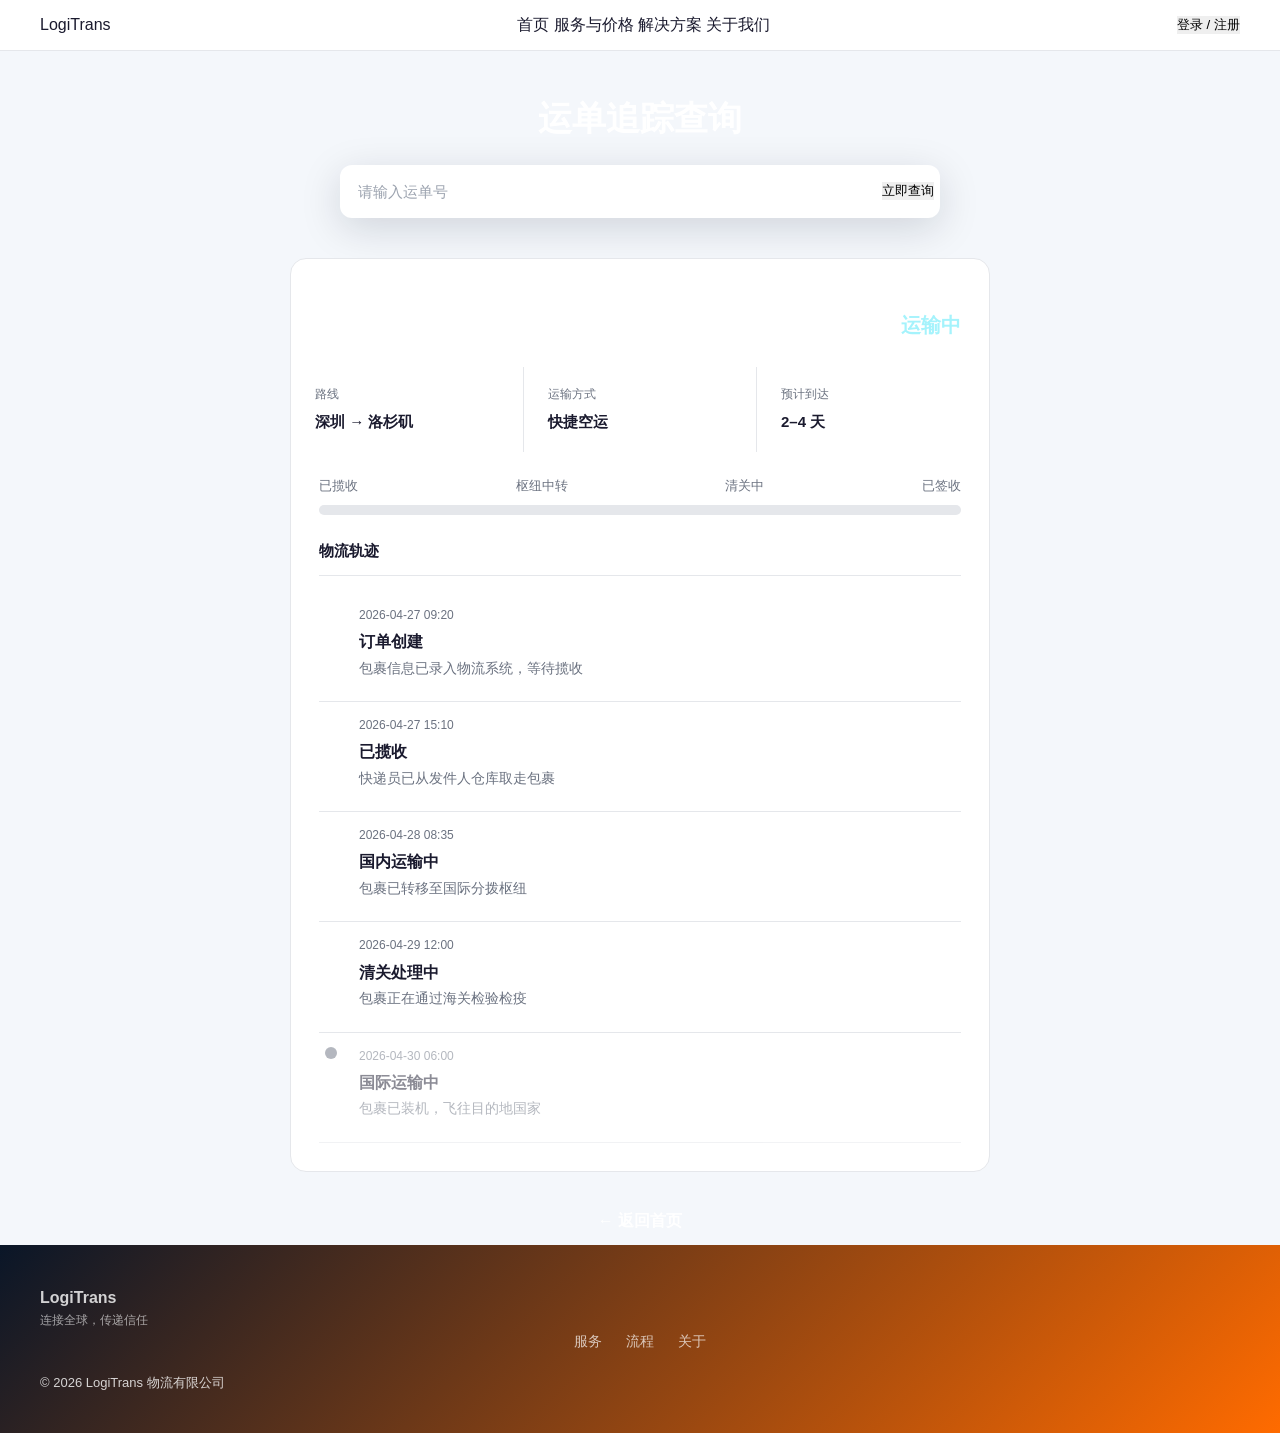
<file: tracking.html>
<!DOCTYPE html>
<html lang="zh-CN">
<head>
<meta charset="UTF-8">
<meta name="viewport" content="width=device-width, initial-scale=1.0">
<title>运单追踪 | LogiTrans</title>
<link rel="stylesheet" href="style.css" />
</head>
<body>

<!-- 导航 -->
<div class="nav">
  <div class="logo">LogiTrans</div>
  <div class="menu">
    <a href="index.html">首页</a>
    <a href="index.html#services">服务与价格</a>
    <a href="index.html#process">解决方案</a>
    <a href="index.html#about">关于我们</a>
  </div>
  <button class="btn-nav" onclick="alert('演示模式，暂不支持登录')">登录 / 注册</button>
</div>

<!-- 跟踪输入 -->
<div style="background:linear-gradient(135deg,var(--blue),var(--blue-light));padding:40px">
  <div class="container">
    <h2 style="color:#fff;text-align:center;margin-bottom:20px;font-size:clamp(24px,3.5vw,34px)">运单追踪查询</h2>
    <div class="track-box" style="max-width:600px;margin:0 auto">
      <input id="num" type="text" placeholder="请输入运单号">
      <button onclick="track()">立即查询</button>
    </div>
  </div>
</div>

<!-- 结果 -->
<div class="section">
  <div class="container">
    <div style="max-width:700px;margin:0 auto">
      <div style="background:var(--white);border-radius:16px;border:1px solid var(--border);overflow:hidden">
        <!-- 头部状态 -->
        <div style="background:linear-gradient(135deg,var(--blue),var(--blue-light));padding:24px 28px;color:#fff">
          <div style="display:flex;justify-content:space-between;align-items:center;flex-wrap:wrap;gap:12px">
            <div>
              <div style="font-size:13px;opacity:.8;margin-bottom:4px">运单号</div>
              <div style="font-size:22px;font-weight:700" id="display-num">—</div>
            </div>
            <div style="text-align:right">
              <div style="font-size:13px;opacity:.8;margin-bottom:4px">当前状态</div>
              <div style="font-size:20px;font-weight:700;color:#a5f3fc" id="display-status">运输中</div>
            </div>
          </div>
        </div>
        <!-- 基础信息 -->
        <div style="display:grid;grid-template-columns:repeat(3,1fr);gap:1px;background:var(--border)">
          <div style="background:var(--white);padding:18px 24px">
            <div style="font-size:12px;color:var(--muted);margin-bottom:6px">路线</div>
            <div style="font-weight:600;font-size:15px">深圳 → 洛杉矶</div>
          </div>
          <div style="background:var(--white);padding:18px 24px">
            <div style="font-size:12px;color:var(--muted);margin-bottom:6px">运输方式</div>
            <div style="font-weight:600;font-size:15px">快捷空运</div>
          </div>
          <div style="background:var(--white);padding:18px 24px">
            <div style="font-size:12px;color:var(--muted);margin-bottom:6px">预计到达</div>
            <div style="font-weight:600;font-size:15px;color:var(--blue)">2–4 天</div>
          </div>
        </div>
        <!-- 进度条 -->
        <div style="padding:24px 28px">
          <div style="display:flex;justify-content:space-between;margin-bottom:8px;font-size:13px;color:var(--muted)">
            <span>已揽收</span><span>枢纽中转</span><span>清关中</span><span>已签收</span>
          </div>
          <div style="height:10px;background:var(--border);border-radius:999px;overflow:hidden">
            <div style="height:100%;width:60%;background:linear-gradient(90deg,var(--blue),var(--blue-light));border-radius:999px"></div>
          </div>
        </div>
        <!-- 时间线 -->
        <div style="padding:0 28px 28px">
          <div style="font-size:15px;font-weight:600;margin-bottom:16px;padding-bottom:12px;border-bottom:1px solid var(--border)">物流轨迹</div>
          <div id="timeline" style="display:grid;gap:0"></div>
        </div>
      </div>

      <div style="text-align:center;margin-top:24px">
        <a href="index.html" style="display:inline-flex;align-items:center;gap:6px;padding:12px 24px;background:var(--blue);color:#fff;border-radius:var(--radius);font-weight:600">← 返回首页</a>
      </div>
    </div>
  </div>
</div>

<!-- 底部 -->
<footer class="footer">
  <div>
    <strong>LogiTrans</strong>
    <p class="footer-copy">连接全球，传递信任</p>
  </div>
  <div class="footer-links">
    <a href="index.html#services">服务</a>
    <a href="index.html#process">流程</a>
    <a href="index.html#about">关于</a>
  </div>
  <div>
    <p style="font-size:13px">© 2026 LogiTrans 物流有限公司</p>
  </div>
</footer>

<script>
function track(){
  var num = document.getElementById('num').value.trim();
  if(!num){
    alert('请输入运单号');
    return;
  }
  window.location.href = 'tracking.html?num=' + encodeURIComponent(num);
}

// 显示运单号
var params = new URLSearchParams(window.location.search);
var num = params.get('num') || 'LN-260429-001';
document.getElementById('display-num').textContent = num;

// 物流时间线
var events = [
  { time: '2026-04-27 09:20', title: '订单创建', desc: '包裹信息已录入物流系统，等待揽收', done: true },
  { time: '2026-04-27 15:10', title: '已揽收', desc: '快递员已从发件人仓库取走包裹', done: true },
  { time: '2026-04-28 08:35', title: '国内运输中', desc: '包裹已转移至国际分拨枢纽', done: true },
  { time: '2026-04-29 12:00', title: '清关处理中', desc: '包裹正在通过海关检验检疫', done: true },
  { time: '2026-04-30 06:00', title: '国际运输中', desc: '包裹已装机，飞往目的地国家', done: false }
];

var timeline = document.getElementById('timeline');
var html = '';
for (var i = 0; i < events.length; i++) {
  var ev = events[i];
  var color = ev.done ? 'var(--blue)' : 'var(--muted)';
  var opacity = ev.done ? '1' : '0.5';
  html += '<div style="display:grid;grid-template-columns:24px 1fr;gap:16px;padding:14px 0;border-bottom:1px solid var(--border);opacity:' + opacity + '">' +
    '<div style="display:flex;flex-direction:column;align-items:center;gap:4px">' +
      '<div style="width:12px;height:12px;border-radius:50%;background:' + color + ';flex-shrink:0"></div>' +
      (i < events.length - 1 ? '<div style="width:2px;flex:1;background:' + color + ';opacity:.3"></div>' : '') +
    '</div>' +
    '<div style="padding-bottom:8px">' +
      '<div style="font-size:12px;color:var(--muted);margin-bottom:4px">' + ev.time + '</div>' +
      '<div style="font-weight:600;margin-bottom:2px">' + ev.title + '</div>' +
      '<div style="font-size:14px;color:var(--muted)">' + ev.desc + '</div>' +
    '</div>' +
  '</div>';
}
timeline.innerHTML = html;
</script>

</body>
</html>
</file>
<file: style.css>
:root{
  /* JLLogi 品牌色 */
  --primary:#0A1628;        /* 藏青色 - 主色 */
  --primary-light:#FF6B00; /* 活力橙 - 强调色 */
  --primary-soft:#FFF3E6;   /* 橙色浅底 */
  --blue-accent:#1E3A5F;    /* 深蓝 - 次级色 */
  --blue-soft:#E8EEF4;      /* 蓝灰底 */
  --bg:#f4f7fb;
  --white:#fff;
  --text:#1a1a2e;
  --muted:#6b7280;
  --border:#e5e7eb;
  --shadow:0 4px 20px rgba(10,22,40,.08);
  --shadow-lg:0 10px 40px rgba(10,22,40,.15);
  --radius:12px;
  --radius-lg:16px;
}

*{box-sizing:border-box;margin:0;padding:0}
html{scroll-behavior:smooth}
body{
  font-family:-apple-system,BlinkMacSystemFont,"Segoe UI","PingFang SC","Microsoft YaHei",Arial,sans-serif;
  color:var(--text);background:var(--bg);line-height:1.6;
}
a{text-decoration:none;color:inherit}
button,input,select{font-family:inherit;outline:none;border:none}
img{max-width:100%;display:block}

/* ── 导航 ── */
.nav{
  display:flex;align-items:center;justify-content:space-between;
  padding:12px 40px;background:var(--white);
  border-bottom:1px solid var(--border);position:sticky;top:0;z-index:100;
}
.nav-brand{flex-shrink:0}
.logo{display:flex;align-items:center;gap:10px}
.logo-img{height:44px;width:auto;object-fit:contain}
.logo-icon{width:36px;height:36px;flex-shrink:0}
.logo-text{display:flex;flex-direction:column}
.logo-text strong{font-size:18px;font-weight:800;color:var(--primary);letter-spacing:-.5px}
.logo-text span{font-size:11px;color:var(--muted)}
.nav-menu{display:flex;gap:4px;margin:0 20px}
.nav-menu a{
  padding:8px 14px;font-size:14px;color:var(--text);border-radius:8px;
  transition:all .2s;white-space:nowrap;
}
.nav-menu a:hover,.nav-menu a.active{color:var(--primary);background:var(--primary-soft)}
.nav-right{display:flex;align-items:center;gap:16px}
.lang{font-size:13px;color:var(--muted);cursor:pointer}
.btn-contact{
  background:var(--primary);color:var(--white);
  padding:8px 16px;border-radius:8px;font-size:13px;font-weight:600;
  transition:all .2s;
}
.btn-contact:hover{background:var(--primary-light)}

/* ── Hero ── */
.hero{
  position:relative;background:linear-gradient(135deg,var(--primary) 0%,var(--primary-light) 100%);
  padding:80px 40px 120px;overflow:hidden;min-height:400px;
}
.hero-overlay{
  position:absolute;inset:0;background:linear-gradient(135deg,rgba(10,22,40,0.88) 0%,rgba(30,58,95,0.82) 100%);
}
.hero-bg{display:none}
.hero-content{position:relative;z-index:1;max-width:600px}
.hero-badge{
  display:inline-flex;align-items:center;gap:6px;
  background:rgba(255,255,255,.15);color:rgba(255,255,255,.9);
  padding:6px 14px;border-radius:20px;font-size:13px;margin-bottom:20px;
  backdrop-filter:blur(4px);
}
.hero h1{
  color:#fff;font-size:42px;font-weight:800;line-height:1.2;margin-bottom:16px;
  text-shadow:0 2px 20px rgba(0,0,0,.2);
}
.hero-subtitle{
  color:rgba(255,255,255,.85);font-size:16px;margin-bottom:28px;
}

/* 查询框 */
.track-box{
  display:flex;align-items:center;gap:0;
  background:var(--white);border-radius:var(--radius);padding:6px;
  box-shadow:var(--shadow-lg);max-width:480px;margin-bottom:16px;
}
.track-icon{width:44px;height:44px;display:flex;align-items:center;justify-content:center;font-size:20px}
.track-box input{flex:1;border:none;padding:12px;font-size:15px;background:transparent}
.track-box input::placeholder{color:#9ca3af}
.btn-track{
  background:var(--primary);color:var(--white);
  padding:12px 24px;border-radius:8px;font-size:15px;font-weight:600;
  cursor:pointer;transition:all .2s;
}
.btn-track:hover{background:var(--primary-light)}

.hero-features{display:flex;gap:24px;flex-wrap:wrap}
.hero-features span{color:rgba(255,255,255,.8);font-size:13px}

/* ── 报价模块 ── */
.quote-section{position:relative;z-index:10;margin-top:-60px;padding:0 40px}
.quote-card{
  background:var(--white);border-radius:var(--radius-lg);
  padding:28px 32px;max-width:1000px;margin:0 auto;
  box-shadow:var(--shadow-lg);
}
.quote-header{margin-bottom:20px}
.quote-header h3{font-size:18px;margin-bottom:4px}
.quote-header p{color:var(--muted);font-size:13px}
.quote-form{display:flex;gap:12px;align-items:flex-end;flex-wrap:wrap}
.quote-field{flex:1;min-width:140px}
.quote-field label{display:block;font-size:12px;color:var(--muted);margin-bottom:6px;font-weight:500}
.quote-field select,.quote-field input{
  width:100%;padding:10px 12px;border:1px solid var(--border);
  border-radius:8px;font-size:14px;background:var(--white);
}
.quote-field select:focus,.quote-field input:focus{border-color:var(--primary)}
.btn-quote{
  background:var(--primary);color:var(--white);
  padding:10px 20px;border-radius:8px;font-size:14px;font-weight:600;
  cursor:pointer;white-space:nowrap;transition:all .2s;
}
.btn-quote:hover{background:var(--primary-light)}
.quote-note{text-align:right;font-size:12px;color:var(--muted);margin-top:12px}
.quote-plans{display:grid;grid-template-columns:repeat(3,1fr);gap:16px;margin-top:20px}
.quote-plan{background:#f8fafc;border:1px solid var(--border);border-radius:12px;padding:20px 16px;text-align:center;position:relative;transition:all .2s}
.quote-plan:hover{border-color:var(--primary);transform:translateY(-2px)}
.quote-plan.featured{border-color:var(--primary);background:#f0f7ff}
.quote-plan-tag{position:absolute;top:-10px;left:50%;transform:translateX(-50%);background:var(--primary);color:#fff;font-size:11px;padding:2px 12px;border-radius:10px;font-weight:600}
.quote-plan-name{font-size:15px;font-weight:600;margin-bottom:8px}
.quote-plan-price{font-size:28px;font-weight:800;color:var(--primary);margin-bottom:6px}
.quote-plan-detail{font-size:12px;color:var(--muted);margin-bottom:4px}
.quote-plan-time{font-size:12px;color:var(--muted)}
.quote-submit{display:flex;gap:10px;margin-top:20px;align-items:center}
.quote-submit input{flex:1;padding:10px 14px;border:1px solid var(--border);border-radius:8px;font-size:13px}
.quote-submit .btn-quote{flex:none;white-space:nowrap}

/* ── 数据展示 ── */
.stats-section{padding:50px 40px;background:var(--bg)}
.stats-grid{
  display:grid;grid-template-columns:repeat(5,1fr);gap:20px;
  max-width:1100px;margin:0 auto;
}
.stat-item{
  display:flex;align-items:center;gap:12px;padding:16px;
  background:var(--white);border-radius:var(--radius);border:1px solid var(--border);
}
.stat-icon{font-size:28px}
.stat-text{display:flex;flex-direction:column}
.stat-text strong{font-size:14px;color:var(--text)}
.stat-text span{font-size:12px;color:var(--muted)}

/* ── 服务 ── */
.services-section{padding:60px 40px;background:var(--bg)}
.section-header{text-align:center;margin-bottom:40px}
.section-header h2{font-size:28px;font-weight:700;margin-bottom:8px}
.section-header p{color:var(--muted);font-size:14px}
.services-grid{
  display:grid;grid-template-columns:repeat(4,1fr);gap:20px;
  max-width:1100px;margin:0 auto;
}
.service-card{
  position:relative;border-radius:var(--radius-lg);overflow:hidden;
  height:320px;border:none;transition:all .3s;
  background-size:cover;background-position:center;
}
.service-card:hover{transform:translateY(-6px);box-shadow:0 20px 50px rgba(0,0,0,.25)}
.service-card-overlay{
  position:absolute;inset:0;transition:all .3s;
}
.service-card-overlay.blue{background:linear-gradient(180deg,rgba(11,61,145,0.05) 0%,rgba(11,61,145,0.9) 70%)}
.service-card-overlay.purple{background:linear-gradient(180deg,rgba(99,102,241,0.05) 0%,rgba(99,102,241,0.9) 70%)}
.service-card-overlay.teal{background:linear-gradient(180deg,rgba(20,184,166,0.05) 0%,rgba(20,184,166,0.9) 70%)}
.service-card-overlay.orange{background:linear-gradient(180deg,rgba(251,146,60,0.05) 0%,rgba(251,146,60,0.9) 70%)}
.service-card-content{
  position:absolute;bottom:0;left:0;right:0;padding:28px;color:#fff;
}
.service-card-content h3{font-size:22px;margin-bottom:10px;font-weight:700}
.service-card-content p{font-size:15px;line-height:1.7;margin-bottom:18px;opacity:.95}
.service-card-content .btn-service{
  background:rgba(255,255,255,.95);color:var(--primary);border:none;
  padding:12px 28px;border-radius:8px;font-size:14px;font-weight:600;
}
.service-card:hover .service-card-overlay.blue{background:linear-gradient(180deg,rgba(11,61,145,0.15) 0%,rgba(11,61,145,0.95) 70%)}
.service-card:hover .service-card-overlay.purple{background:linear-gradient(180deg,rgba(99,102,241,0.15) 0%,rgba(99,102,241,0.95) 70%)}
.service-card:hover .service-card-overlay.teal{background:linear-gradient(180deg,rgba(20,184,166,0.15) 0%,rgba(20,184,166,0.95) 70%)}
.service-card:hover .service-card-overlay.orange{background:linear-gradient(180deg,rgba(251,146,60,0.15) 0%,rgba(251,146,60,0.95) 70%)}

/* ── 合作伙伴 ── */
.partners-section{padding:50px 40px 60px;background:var(--bg)}
.partners-row{
  display:flex;justify-content:center;align-items:center;gap:12px;flex-wrap:nowrap;
  max-width:1100px;margin:0 auto;
}
.partner-logo-card{
  background:var(--white);border-radius:var(--radius);padding:20px 28px;
  border:1px solid var(--border);display:flex;align-items:center;justify-content:center;
  min-width:160px;height:90px;transition:all .2s;
}
.partner-logo-card:hover{border-color:var(--primary);transform:translateY(-2px)}
.partner-logo-card img{max-height:70px;max-width:140px;width:auto;object-fit:contain}
.logo-airline img{max-height:90px;max-width:200px}
.logo-airline{min-width:180px;padding:20px 28px}
.partner-logo-card.more{flex-direction:column;gap:4px;color:var(--muted)}
.partner-logo-card.more span{font-size:20px}
.partner-logo-card.more small{font-size:11px}

/* ── 底部 ── */
.footer{
  background:linear-gradient(135deg,var(--primary),var(--primary-light));
  color:rgba(255,255,255,.8);padding:40px;
}
.footer-content{max-width:1100px;margin:0 auto;text-align:center}
.footer-brand{margin-bottom:16px}
.footer-brand strong{color:#fff;font-size:20px;display:block;margin-bottom:4px}
.footer-brand p{font-size:13px}
.footer-links{display:flex;justify-content:center;gap:24px;margin-bottom:20px;flex-wrap:wrap}
.footer-links a{color:rgba(255,255,255,.7);font-size:14px;transition:color .2s}
.footer-links a:hover{color:#fff}
.footer-copy{font-size:12px;color:rgba(255,255,255,.6)}

/* ── AI 客服浮窗 ── */
.ai-chat-widget{
  position:fixed;bottom:20px;right:20px;width:360px;max-width:calc(100vw - 40px);
  background:var(--white);border-radius:var(--radius-lg);
  box-shadow:0 8px 40px rgba(0,0,0,.2);z-index:1000;overflow:hidden;
}
.ai-chat-header{
  display:flex;justify-content:space-between;align-items:center;
  padding:14px 18px;background:var(--primary);color:#fff;cursor:pointer;
  font-weight:600;font-size:15px;
}
.ai-chat-header span:first-child{display:flex;align-items:center;gap:8px}
.ai-chat-body{max-height:480px;display:flex;flex-direction:column}
.ai-chat-messages{
  flex:1;max-height:280px;overflow-y:auto;padding:16px;
  background:#f8fafc;display:flex;flex-direction:column;gap:12px;
}
.ai-msg{display:flex;gap:10px;align-items:flex-start}
.ai-msg.bot{flex-direction:row}
.ai-msg.user{flex-direction:row-reverse}
.ai-avatar{
  width:32px;height:32px;border-radius:50%;background:var(--primary-soft);
  display:flex;align-items:center;justify-content:center;font-size:16px;flex-shrink:0;
}
.ai-bubble{
  max-width:240px;padding:12px 14px;border-radius:12px;font-size:13px;line-height:1.6;
}
.ai-msg.bot .ai-bubble{background:#fff;border:1px solid var(--border);border-top-left-radius:4px}
.ai-msg.user .ai-bubble{background:var(--primary);color:#fff;border-top-right-radius:4px}
.ai-bubble em{color:var(--primary-light);font-style:normal}
.ai-chat-input{
  display:flex;gap:8px;padding:12px 16px;border-top:1px solid var(--border);
  background:#fff;
}
.ai-chat-input input{
  flex:1;padding:10px 14px;border:1px solid var(--border);border-radius:8px;font-size:13px;
}
.ai-chat-input button{
  background:var(--primary);color:#fff;padding:10px 16px;border-radius:8px;
  font-size:13px;font-weight:600;cursor:pointer;
}
.ai-chat-input button:hover{background:var(--primary-light)}
.ai-lead-form{
  display:flex;gap:8px;padding:12px 16px;background:#f8fafc;border-top:1px solid var(--border);
}
.ai-lead-form input{
  flex:1;padding:8px 12px;border:1px solid var(--border);border-radius:6px;font-size:12px;
}
.btn-lead{
  background:#10b981;color:#fff;padding:8px 14px;border-radius:6px;
  font-size:12px;font-weight:600;cursor:pointer;white-space:nowrap;
}
.btn-lead:hover{background:#059669}
.ai-chat-body.hidden{display:none}

/* ── 响应式 ── */
@media(max-width:1024px){
  .nav-menu{display:none}
  .stats-grid{grid-template-columns:repeat(3,1fr)}
  .services-grid{grid-template-columns:repeat(2,1fr)}
}
@media(max-width:768px){
  .nav{padding:12px 20px}
  .hero{padding:40px 20px 100px}
  .hero h1{font-size:32px}
  .quote-section{padding:0 20px}
  .quote-form{flex-direction:column}
  .quote-field{width:100%}
  .btn-quote{width:100%}
  .quote-plans{grid-template-columns:1fr}
  .quote-submit{flex-direction:column}
  .quote-submit input,.quote-submit .btn-quote{width:100%}
  .stats-section{padding:30px 20px}
  .stats-grid{grid-template-columns:repeat(2,1fr)}
  .services-section{padding:40px 20px}
  .services-grid{grid-template-columns:1fr}
  .partners-row{gap:10px;flex-wrap:wrap}
  .partner-logo-card{min-width:100px;padding:12px 16px}
}
</file>
<file: news/styles.css>
/* ── news/styles.css ── */
/* 页面容器 */
.news-page { max-width: 1100px; margin: 0 auto; padding: 40px 20px 80px; }

/* 页面头部 */
.news-hero { text-align: center; padding: 48px 20px 36px; border-bottom: 2px solid var(--border); margin-bottom: 40px; }
.news-hero h1 { font-size: 32px; font-weight: 800; color: var(--primary); margin-bottom: 10px; }
.news-hero p { color: var(--muted); font-size: 15px; }
.news-breadcrumb { font-size: 13px; color: var(--muted); margin-bottom: 16px; }
.news-breadcrumb a { color: var(--primary); }
.news-breadcrumb span { margin: 0 6px; }

/* 筛选栏 */
.news-filter { display: flex; gap: 10px; flex-wrap: wrap; margin-bottom: 32px; align-items: center; }
.news-filter-label { font-size: 13px; font-weight: 600; color: var(--muted); margin-right: 4px; }
.filter-btn { padding: 6px 16px; border-radius: 20px; font-size: 13px; font-weight: 500; cursor: pointer; border: 1.5px solid var(--border); background: var(--white); color: var(--text); transition: all 0.2s; }
.filter-btn:hover, .filter-btn.active { border-color: var(--primary); background: var(--primary); color: #fff; }
.news-count { margin-left: auto; font-size: 13px; color: var(--muted); }

/* 新闻列表 */
.news-list { display: grid; grid-template-columns: repeat(auto-fill, minmax(320px, 1fr)); gap: 24px; margin-bottom: 48px; }

.news-card { background: var(--white); border-radius: var(--radius-lg); overflow: hidden; box-shadow: var(--shadow); transition: all 0.25s; display: flex; flex-direction: column; }
.news-card:hover { box-shadow: var(--shadow-lg); transform: translateY(-3px); }
.news-card-img { width: 100%; aspect-ratio: 16/9; object-fit: cover; display: flex; align-items: center; justify-content: center; font-size: 40px; }
.news-card-body { padding: 20px; flex: 1; display: flex; flex-direction: column; }
.news-card-category { display: inline-flex; align-items: center; padding: 3px 10px; border-radius: 12px; font-size: 11px; font-weight: 600; margin-bottom: 10px; width: fit-content; }
.cat-policy { background: #f0fdf4; color: #166534; }
.cat-industry { background: #faf5ff; color: #6b21a8; }
.cat-service { background: #fff7ed; color: #c2410c; }
.cat-notice { background: #fef2f2; color: #dc2626; }

.news-card-title { font-size: 16px; font-weight: 700; color: var(--text); margin-bottom: 8px; line-height: 1.4; display: -webkit-box; -webkit-line-clamp: 2; -webkit-box-orient: vertical; overflow: hidden; }
.news-card-title a { color: inherit; text-decoration: none; }
.news-card-title a:hover { color: var(--primary); }
.news-card-excerpt { font-size: 13px; color: var(--muted); line-height: 1.6; display: -webkit-box; -webkit-line-clamp: 3; -webkit-box-orient: vertical; overflow: hidden; margin-bottom: 12px; flex: 1; }
.news-card-meta { display: flex; align-items: center; gap: 12px; font-size: 12px; color: var(--muted); border-top: 1px solid var(--border); padding-top: 12px; margin-top: auto; }
.news-card-tag { margin-left: auto; background: var(--bg); padding: 2px 8px; border-radius: 6px; }

/* 置顶文章 */
.news-featured { grid-column: 1/-1; display: grid; grid-template-columns: 1fr 1fr; gap: 0; background: var(--white); border-radius: var(--radius-lg); overflow: hidden; box-shadow: var(--shadow-lg); margin-bottom: 8px; }
.news-featured-img { width: 100%; min-height: 300px; object-fit: cover; display: flex; align-items: center; justify-content: center; font-size: 60px; }
.news-featured-body { padding: 36px 32px; display: flex; flex-direction: column; justify-content: center; }
.news-featured-tag { display: inline-flex; align-items: center; padding: 4px 12px; border-radius: 14px; font-size: 12px; font-weight: 700; background: var(--primary); color: #fff; margin-bottom: 16px; width: fit-content; }
.news-featured-title { font-size: 22px; font-weight: 800; color: var(--text); line-height: 1.4; margin-bottom: 12px; }
.news-featured-title a { color: inherit; text-decoration: none; }
.news-featured-title a:hover { color: var(--primary); }
.news-featured-excerpt { font-size: 14px; color: var(--muted); line-height: 1.7; display: -webkit-box; -webkit-line-clamp: 3; -webkit-box-orient: vertical; overflow: hidden; margin-bottom: 20px; }
.news-featured-meta { display: flex; align-items: center; gap: 16px; font-size: 13px; color: var(--muted); }

/* 分页 */
.pagination { display: flex; align-items: center; justify-content: center; gap: 8px; margin-top: 48px; }
.pagination a, .pagination span { display: inline-flex; align-items: center; justify-content: center; width: 40px; height: 40px; border-radius: 8px; font-size: 14px; font-weight: 500; transition: all 0.2s; }
.pagination a { border: 1.5px solid var(--border); color: var(--text); background: var(--white); text-decoration: none; }
.pagination a:hover { border-color: var(--primary); color: var(--primary); background: var(--primary-soft); }
.pagination .current { background: var(--primary); color: #fff; font-weight: 700; }
.pagination .ellipsis { border: none; background: transparent; color: var(--muted); pointer-events: none; }
.pagination .prev, .pagination .next { padding: 0 16px; width: auto; }

/* 订阅栏 */
.news-subscribe { background: linear-gradient(135deg, var(--primary) 0%, var(--primary-light) 100%); border-radius: var(--radius-lg); padding: 40px; text-align: center; color: #fff; margin-top: 60px; }
.news-subscribe h3 { font-size: 20px; font-weight: 700; margin-bottom: 8px; }
.news-subscribe p { font-size: 14px; opacity: 0.85; margin-bottom: 20px; }
.subscribe-form { display: flex; gap: 10px; max-width: 440px; margin: 0 auto; }
.subscribe-form input { flex: 1; padding: 12px 16px; border-radius: 8px; border: none; font-size: 14px; }
.subscribe-form button { padding: 12px 24px; border-radius: 8px; background: #fff; color: var(--primary); font-weight: 700; font-size: 14px; cursor: pointer; border: none; transition: all 0.2s; }
.subscribe-form button:hover { background: #f0f7ff; }

/* 响应式 */
@media (max-width: 768px) {
  .news-featured { grid-template-columns: 1fr; }
  .news-featured-img { min-height: 200px; }
  .news-list { grid-template-columns: 1fr; }
  .news-hero h1 { font-size: 26px; }
  .news-subscribe { padding: 28px 20px; }
  .subscribe-form { flex-direction: column; }
  .news-filter { gap: 8px; }
  .news-count { display: none; }
}
</file>
